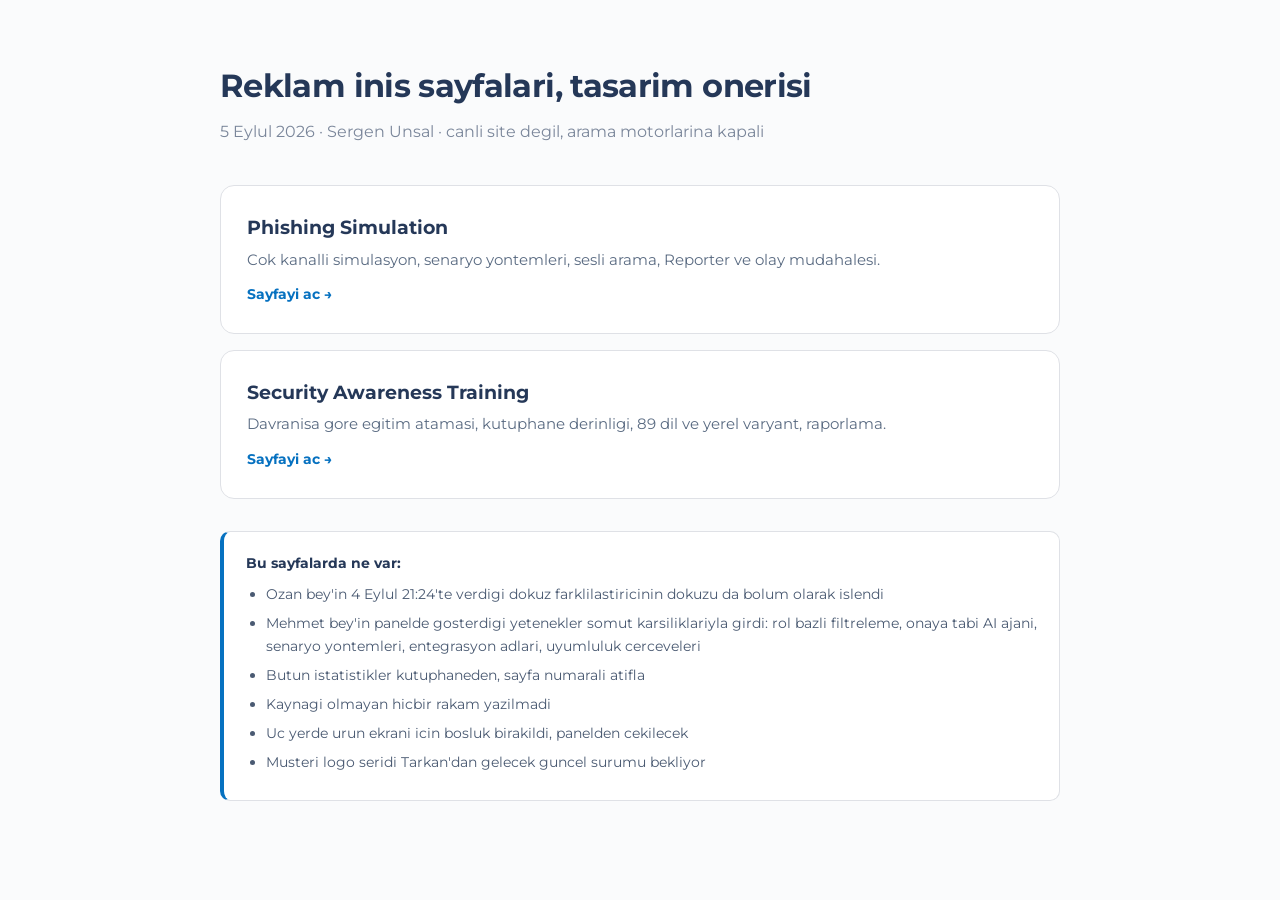
<file: index.html>
<!DOCTYPE html>
<html lang="tr">
<head>
<meta charset="utf-8">
<meta name="viewport" content="width=device-width, initial-scale=1">
<meta name="robots" content="noindex, nofollow">
<title>Keepnet reklam inis sayfalari - tasarim onerisi</title>
<link href="https://fonts.googleapis.com/css2?family=Montserrat:wght@400;600;700;800&display=swap" rel="stylesheet">
<style>
body{margin:0;font-family:Montserrat,system-ui,sans-serif;background:#fafbfc;color:#2a384c;line-height:1.6}
.wrap{max-width:840px;margin:0 auto;padding:60px 24px}
h1{color:#253858;font-size:2rem;letter-spacing:-.02em;margin:0 0 8px}
.sub{color:#7a869a;margin:0 0 40px}
.row{display:block;background:#fff;border:1px solid #dfe1e6;border-radius:14px;padding:26px;margin-bottom:16px;text-decoration:none;transition:.16s}
.row:hover{box-shadow:0 8px 30px rgba(37,56,88,.10);border-color:#c1dff1;transform:translateY(-2px)}
.row h2{color:#253858;font-size:1.2rem;margin:0 0 6px}
.row p{color:#5a6b82;font-size:.92rem;margin:0}
.row span{display:inline-block;margin-top:12px;color:#0671c0;font-weight:700;font-size:.85rem}
.note{background:#fff;border:1px solid #dfe1e6;border-left:4px solid #0671c0;border-radius:10px;padding:20px 22px;font-size:.9rem;color:#4a5a72;margin-top:32px}
.note b{color:#253858}
ul{margin:8px 0 0;padding-left:20px}
li{margin-bottom:6px}
</style>
</head>
<body>
<div class="wrap">
  <h1>Reklam inis sayfalari, tasarim onerisi</h1>
  <p class="sub">5 Eylul 2026 &middot; Sergen Unsal &middot; canli site degil, arama motorlarina kapali</p>

  <a class="row" href="phishing-simulation.html">
    <h2>Phishing Simulation</h2>
    <p>Cok kanalli simulasyon, senaryo yontemleri, sesli arama, Reporter ve olay mudahalesi.</p>
    <span>Sayfayi ac &rarr;</span>
  </a>

  <a class="row" href="security-awareness-training.html">
    <h2>Security Awareness Training</h2>
    <p>Davranisa gore egitim atamasi, kutuphane derinligi, 89 dil ve yerel varyant, raporlama.</p>
    <span>Sayfayi ac &rarr;</span>
  </a>

  <div class="note">
    <b>Bu sayfalarda ne var:</b>
    <ul>
      <li>Ozan bey'in 4 Eylul 21:24'te verdigi dokuz farklilastiricinin dokuzu da bolum olarak islendi</li>
      <li>Mehmet bey'in panelde gosterdigi yetenekler somut karsiliklariyla girdi: rol bazli filtreleme, onaya tabi AI ajani, senaryo yontemleri, entegrasyon adlari, uyumluluk cerceveleri</li>
      <li>Butun istatistikler kutuphaneden, sayfa numarali atifla</li>
      <li>Kaynagi olmayan hicbir rakam yazilmadi</li>
      <li>Uc yerde urun ekrani icin bosluk birakildi, panelden cekilecek</li>
      <li>Musteri logo seridi Tarkan'dan gelecek guncel surumu bekliyor</li>
    </ul>
  </div>
</div>
</body>
</html>
</file>
